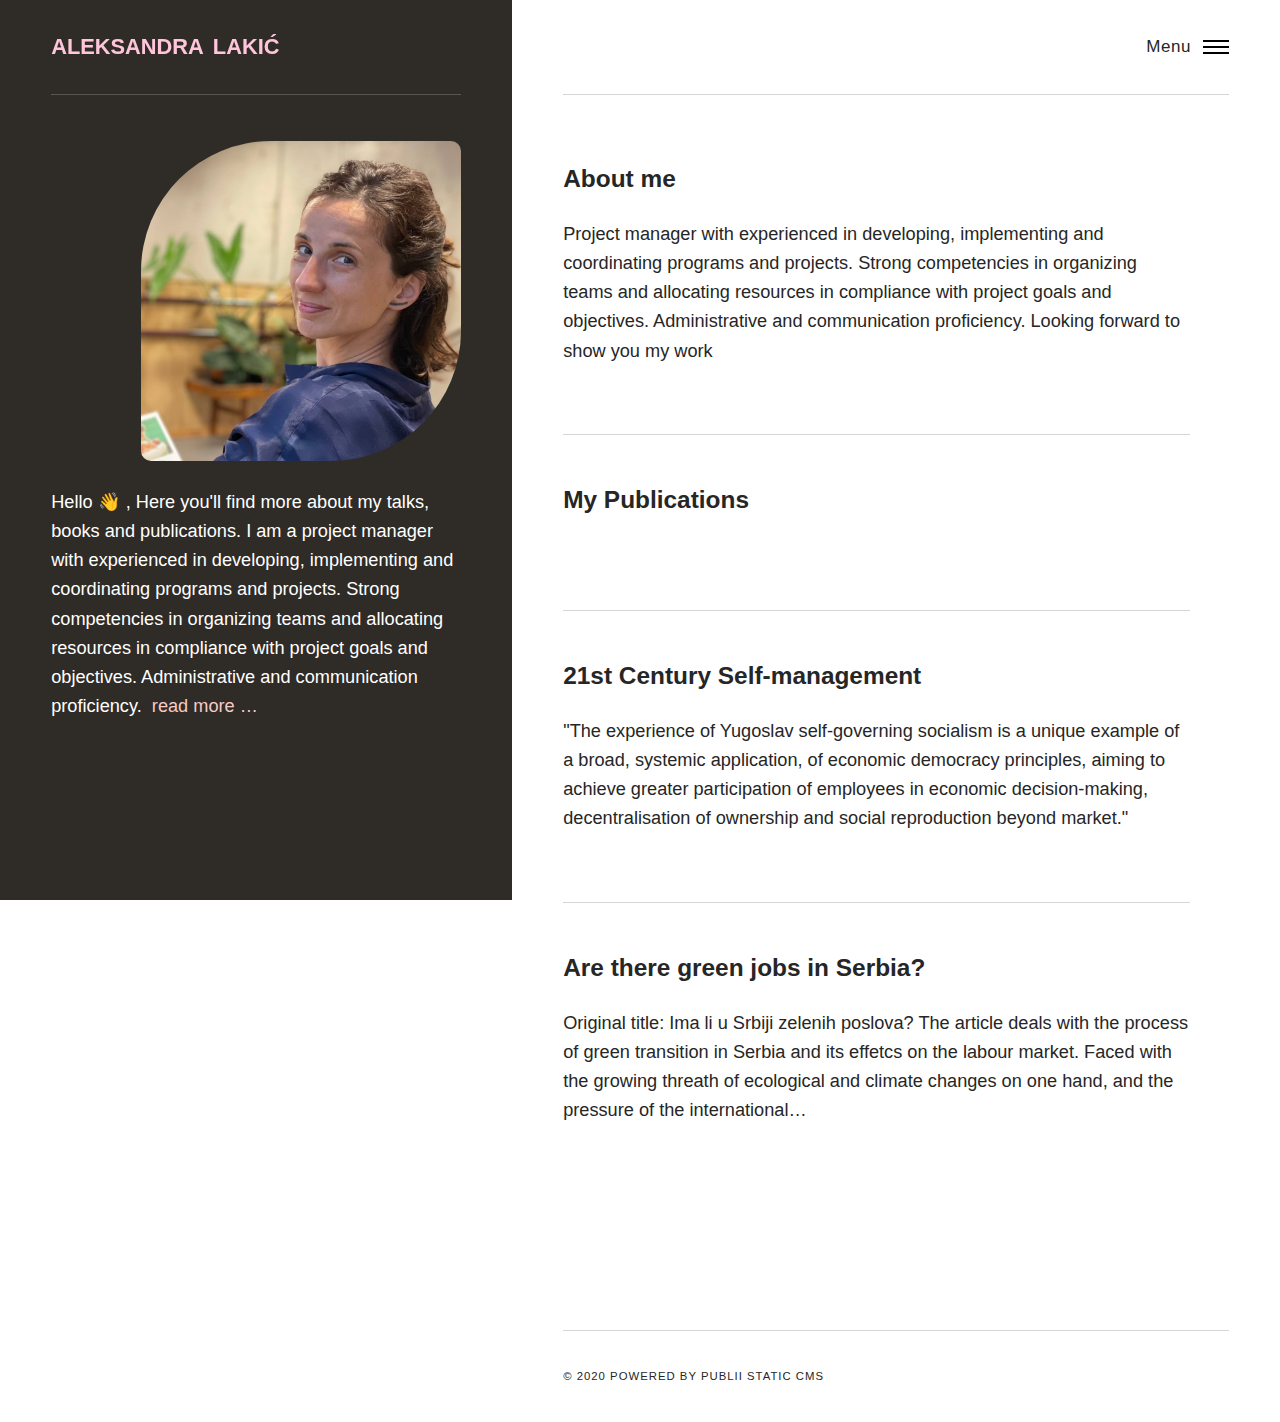
<file: index.html>
<!DOCTYPE html><html lang="en"><head><meta charset="utf-8"><meta http-equiv="X-UA-Compatible" content="IE=edge"><meta name="viewport" content="width=device-width,initial-scale=1"><title>Aleksandra</title><meta name="generator" content="Publii Open-Source CMS for Static Site"><link rel="canonical" href="https://alekslakic.github.io/me/"><link rel="alternate" type="application/atom+xml" href="https://alekslakic.github.io/me/feed.xml"><link rel="alternate" type="application/json" href="https://alekslakic.github.io/me/feed.json"><meta property="og:title" content="Aleksandra"><meta property="og:site_name" content="Aleksandra"><meta property="og:description" content=""><meta property="og:url" content="https://alekslakic.github.io/me/"><meta property="og:type" content="website"><style>:root{--body-font:-apple-system,BlinkMacSystemFont,"Segoe UI",Roboto,Oxygen,Ubuntu,Cantarell,"Fira Sans","Droid Sans","Helvetica Neue",Arial,sans-serif,"Apple Color Emoji","Segoe UI Emoji","Segoe UI Symbol";--heading-font:var(--body-font);--logo-font:var(--body-font);--menu-font:var(--body-font)}</style><link rel="stylesheet" href="https://alekslakic.github.io/me/assets/css/style.css?v=4151d8c3ea32267c9edd113ba95432c8"><script type="application/ld+json">{"@context":"http://schema.org","@type":"Organization","name":"Aleksandra","url":"https://alekslakic.github.io/me/"}</script></head><body><div class="container js-container"><nav class="menu"><ul class="navbar__menu"><li class="languages"><a href="https://alekslakic.github.io/sr/" target="_self">SR</a></li><li><a href="https://alekslakic.github.io/me/about-me.html" target="_self">About me</a></li><li><a href="https://alekslakic.github.io/me/tags/articles/" target="_self">Articles</a></li><li class="has-submenu"><a href="#" target="_self">Books and Publications</a><ul class="navbar__submenu"><li><a href="#" target="_self">Model of cooperative organizing according to the needs of independent workers</a></li><li><a href="#" target="_self">Second-class Workers: Forms of non-standard work in Serbia</a></li></ul></li><li><a href="#" target="_self">Talks and lectures</a></li><li><a href="#" target="_self">Contact me</a></li></ul></nav><div class="content"><header class="top"><div class="top__item"><a class="logo" href="https://alekslakic.github.io/me/">Aleksandra</a></div><div class="top__item top__item--right"><button class="menu-toggle js-menu-toggle" aria-label="Menu" aria-expanded="false"><span class="menu-toggle-box"><span class="menu-toggle-inner">Menu</span></span></button></div></header><main class="main"><div class="main__left"><figure class="hero"><img src="https://alekslakic.github.io/me/media/website/aleks4.jpeg" srcset="https://alekslakic.github.io/me/media/website/responsive/aleks4-xs.jpeg 300w, https://alekslakic.github.io/me/media/website/responsive/aleks4-sm.jpeg 480w, https://alekslakic.github.io/me/media/website/responsive/aleks4-md.jpeg 768w, https://alekslakic.github.io/me/media/website/responsive/aleks4-lg.jpeg 1024w, https://alekslakic.github.io/me/media/website/responsive/aleks4-xl.jpeg 1280w, https://alekslakic.github.io/me/media/website/responsive/aleks4-2xl.jpeg 1600w" sizes="(min-width: 61.3125em) 50vw, 100vw" loading="eager" width="1280" height="1280" alt=""></figure><header><p><img class="cv" src="aleks4.jpeg"></p><p>Hello 👋 , Here you'll find more about my talks, books and publications. I am a project manager with experienced in developing, implementing and coordinating programs and projects. Strong competencies in organizing teams and allocating resources in compliance with project goals and objectives. Administrative and communication proficiency.  <span style="color: #f8cac6;"><a href="about-me.html" style="color: #f8cac6;">read more …</a></span></p></header></div><div class="main__right feed"><div><article class="feed__item"><header><h2><a href="https://alekslakic.github.io/me/about-me.html">About me</a></h2><div class="post__meta"><time datetime="2022-05-26T17:15">May 26, 2022 </time>by <a href="https://alekslakic.github.io/me/authors/aleksandra-lakic/">Aleksandra Lakić</a></div></header><p>Project manager with experienced in developing, implementing and coordinating programs and projects. Strong competencies in organizing teams and allocating resources in compliance with project goals and objectives. Administrative and communication proficiency. Looking forward to show you my work</p></article><article class="feed__item"><header><h2><a href="https://alekslakic.github.io/me/my-publications.html">My Publications</a></h2><div class="post__meta"><time datetime="2022-05-26T16:14">May 26, 2022 </time>by <a href="https://alekslakic.github.io/me/authors/aleksandra-lakic/">Aleksandra Lakić</a></div></header><p></p></article><article class="feed__item"><header><h2><a href="https://alekslakic.github.io/me/21st-century-self-management.html">21st Century Self-management</a></h2><div class="post__meta"><time datetime="2022-05-23T21:13">May 23, 2022 </time>by <a href="https://alekslakic.github.io/me/authors/aleksandra-lakic/">Aleksandra Lakić</a></div></header><p>"The experience of Yugoslav self-governing socialism is a unique example of a broad, systemic application, of economic democracy principles, aiming to achieve greater participation of employees in economic decision-making, decentralisation of ownership and social reproduction beyond market."&nbsp;</p></article><article class="feed__item"><header><h2><a href="https://alekslakic.github.io/me/green-jobs-in-serbia.html">Are there green jobs in Serbia?</a></h2><div class="post__meta"><time datetime="2018-05-26T17:09">May 26, 2018 </time>by <a href="https://alekslakic.github.io/me/authors/aleksandra-lakic/">Aleksandra Lakić</a></div></header><p>Original title: Ima li u Srbiji zelenih poslova? The article deals with the process of green transition in Serbia and its effetcs on the labour market. Faced with the growing threath of ecological and climate changes on one hand, and the pressure of the international&hellip;</p></article></div></div></main><footer class="footer"><div class="footer__copyright">&copy; 2020 Powered by Publii Static CMS</div></footer></div></div><script defer="defer" src="https://alekslakic.github.io/me/assets/js/scripts.min.js?v=babd20e2a0a25821e63a0529c9feaae0"></script><script>var images = document.querySelectorAll('img[loading]');

        for (var i = 0; i < images.length; i++) {
            if (images[i].complete) {
                images[i].classList.add('is-loaded');
            } else {
                images[i].addEventListener('load', function () {
                    this.classList.add('is-loaded');
                }, false);
            }
        }</script></body></html>
</file>
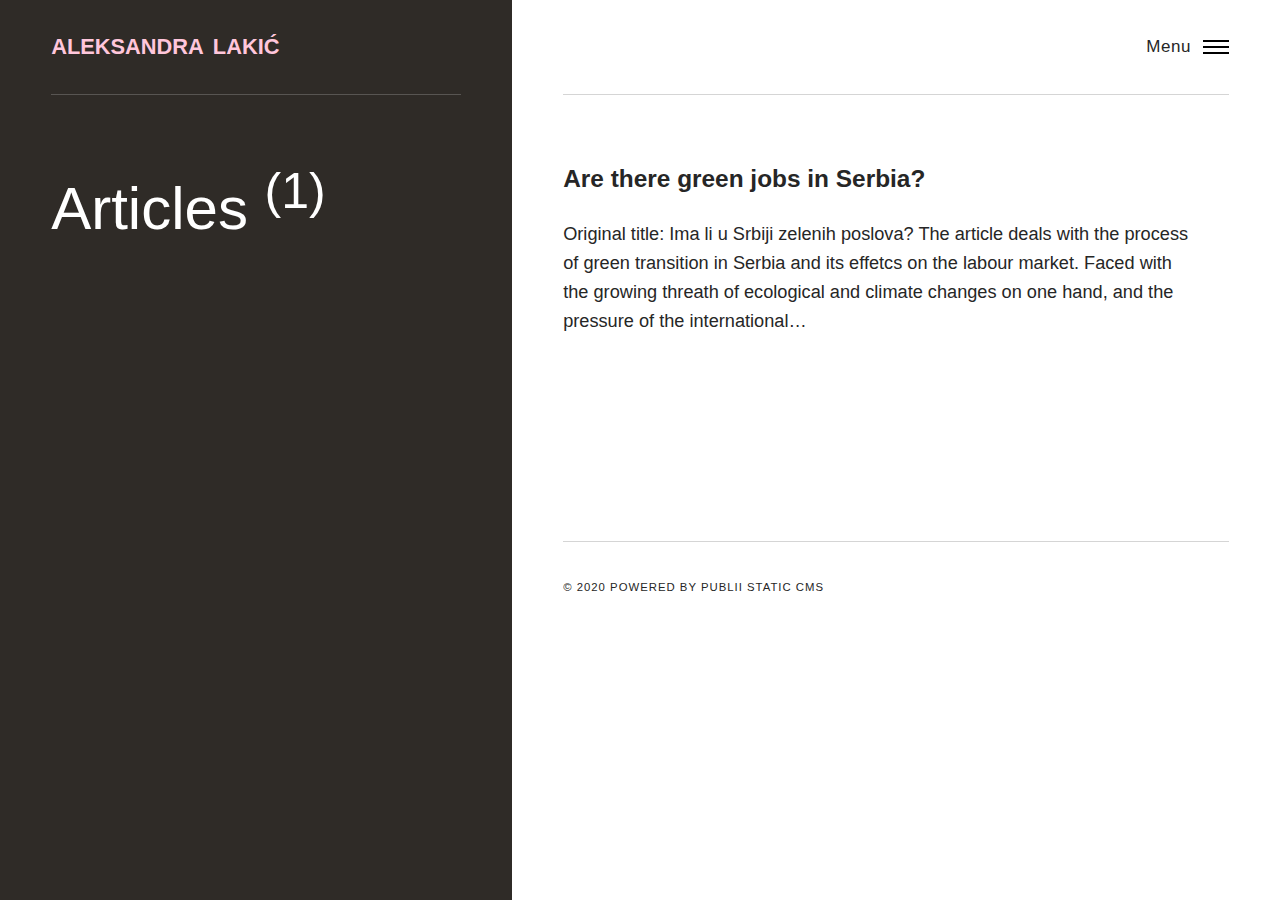
<file: tags/articles/index.html>
<!DOCTYPE html><html lang="en"><head><meta charset="utf-8"><meta http-equiv="X-UA-Compatible" content="IE=edge"><meta name="viewport" content="width=device-width,initial-scale=1"><title>Tag: Articles - Aleksandra</title><meta name="robots" content="noindex, follow"><meta name="generator" content="Publii Open-Source CMS for Static Site"><link rel="alternate" type="application/atom+xml" href="https://alekslakic.github.io/me/feed.xml"><link rel="alternate" type="application/json" href="https://alekslakic.github.io/me/feed.json"><meta property="og:title" content="Articles"><meta property="og:site_name" content="Aleksandra"><meta property="og:description" content=""><meta property="og:url" content="https://alekslakic.github.io/me/tags/articles/"><meta property="og:type" content="website"><style>:root{--body-font:-apple-system,BlinkMacSystemFont,"Segoe UI",Roboto,Oxygen,Ubuntu,Cantarell,"Fira Sans","Droid Sans","Helvetica Neue",Arial,sans-serif,"Apple Color Emoji","Segoe UI Emoji","Segoe UI Symbol";--heading-font:var(--body-font);--logo-font:var(--body-font);--menu-font:var(--body-font)}</style><link rel="stylesheet" href="https://alekslakic.github.io/me/assets/css/style.css?v=4151d8c3ea32267c9edd113ba95432c8"><script type="application/ld+json">{"@context":"http://schema.org","@type":"Organization","name":"Aleksandra","url":"https://alekslakic.github.io/me/"}</script></head><body><div class="container js-container"><nav class="menu"><ul class="navbar__menu"><li class="languages"><a href="https://alekslakic.github.io/sr/" target="_self">SR</a></li><li><a href="https://alekslakic.github.io/me/about-me.html" target="_self">About me</a></li><li class="active"><a href="https://alekslakic.github.io/me/tags/articles/" target="_self">Articles</a></li><li class="has-submenu"><a href="#" target="_self">Books and Publications</a><ul class="navbar__submenu"><li><a href="#" target="_self">Model of cooperative organizing according to the needs of independent workers</a></li><li><a href="#" target="_self">Second-class Workers: Forms of non-standard work in Serbia</a></li></ul></li><li><a href="#" target="_self">Talks and lectures</a></li><li><a href="#" target="_self">Contact me</a></li></ul></nav><div class="content"><header class="top"><div class="top__item"><a class="logo" href="https://alekslakic.github.io/me/">Aleksandra</a></div><div class="top__item top__item--right"><button class="menu-toggle js-menu-toggle" aria-label="Menu" aria-expanded="false"><span class="menu-toggle-box"><span class="menu-toggle-inner">Menu</span></span></button></div></header><main class="main"><div class="main__left"><figure class="hero"><img src="https://alekslakic.github.io/me/media/website/aleks4.jpeg" srcset="https://alekslakic.github.io/me/media/website/responsive/aleks4-xs.jpeg 300w, https://alekslakic.github.io/me/media/website/responsive/aleks4-sm.jpeg 480w, https://alekslakic.github.io/me/media/website/responsive/aleks4-md.jpeg 768w, https://alekslakic.github.io/me/media/website/responsive/aleks4-lg.jpeg 1024w, https://alekslakic.github.io/me/media/website/responsive/aleks4-xl.jpeg 1280w, https://alekslakic.github.io/me/media/website/responsive/aleks4-2xl.jpeg 1600w" sizes="(min-width: 61.3125em) 50vw, 100vw" loading="eager" width="1280" height="1280" alt=""></figure><header><h1>Articles <sup>(1)</sup></h1></header></div><div class="main__right feed tag"><div><article class="feed__item"><header><h2><a href="https://alekslakic.github.io/me/green-jobs-in-serbia.html">Are there green jobs in Serbia?</a></h2><div class="post__meta"><time datetime="2018-05-26T17:09">May 26, 2018 </time>by <a href="https://alekslakic.github.io/me/authors/aleksandra-lakic/">Aleksandra Lakić</a></div></header><p>Original title: Ima li u Srbiji zelenih poslova? The article deals with the process of green transition in Serbia and its effetcs on the labour market. Faced with the growing threath of ecological and climate changes on one hand, and the pressure of the international&hellip;</p></article></div></div></main><footer class="footer"><div class="footer__copyright">&copy; 2020 Powered by Publii Static CMS</div></footer></div></div><script defer="defer" src="https://alekslakic.github.io/me/assets/js/scripts.min.js?v=babd20e2a0a25821e63a0529c9feaae0"></script><script>var images = document.querySelectorAll('img[loading]');

        for (var i = 0; i < images.length; i++) {
            if (images[i].complete) {
                images[i].classList.add('is-loaded');
            } else {
                images[i].addEventListener('load', function () {
                    this.classList.add('is-loaded');
                }, false);
            }
        }</script></body></html>
</file>
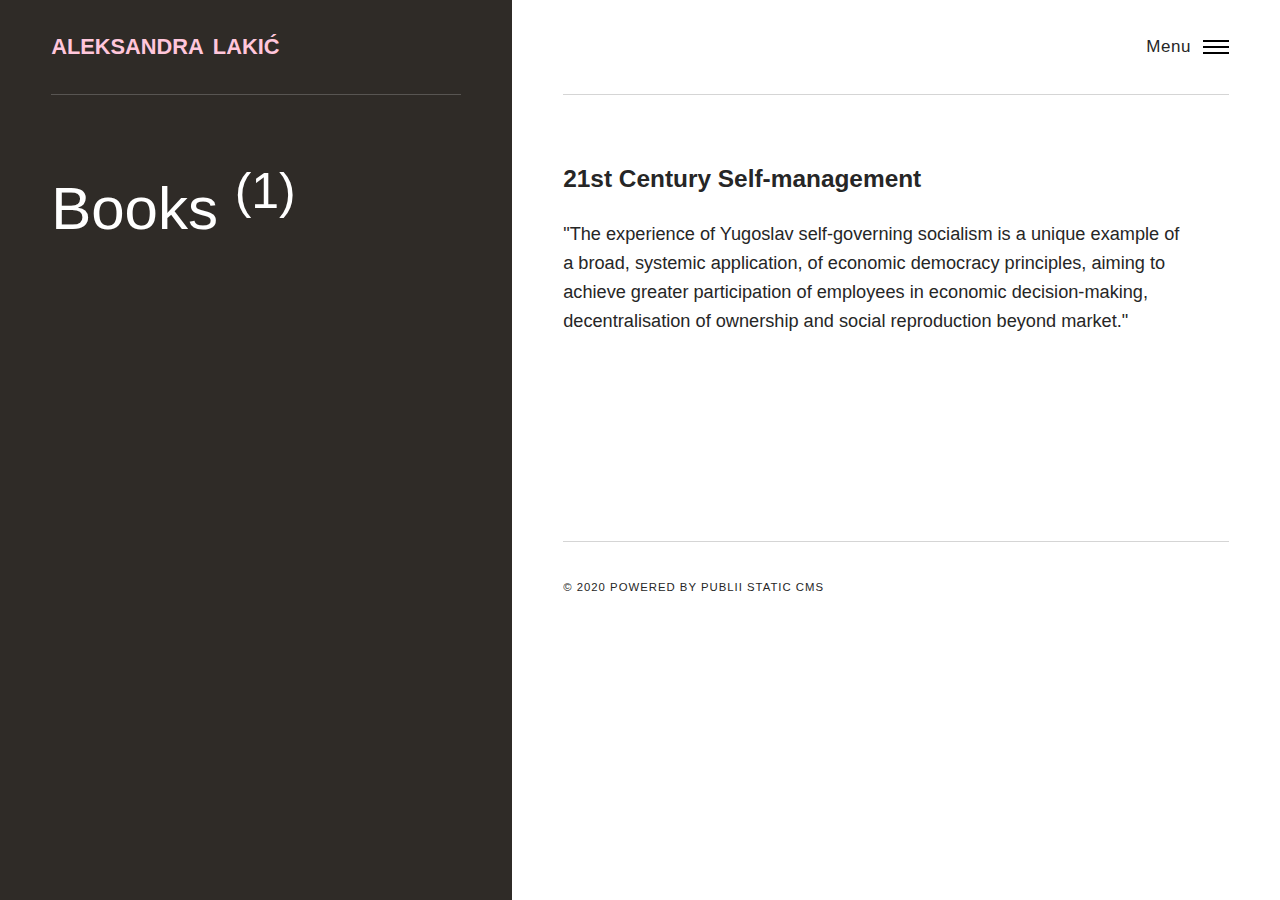
<file: tags/books/index.html>
<!DOCTYPE html><html lang="en"><head><meta charset="utf-8"><meta http-equiv="X-UA-Compatible" content="IE=edge"><meta name="viewport" content="width=device-width,initial-scale=1"><title>Tag: Books - Aleksandra</title><meta name="robots" content="noindex, follow"><meta name="generator" content="Publii Open-Source CMS for Static Site"><link rel="alternate" type="application/atom+xml" href="https://alekslakic.github.io/me/feed.xml"><link rel="alternate" type="application/json" href="https://alekslakic.github.io/me/feed.json"><meta property="og:title" content="Books"><meta property="og:site_name" content="Aleksandra"><meta property="og:description" content=""><meta property="og:url" content="https://alekslakic.github.io/me/tags/books/"><meta property="og:type" content="website"><style>:root{--body-font:-apple-system,BlinkMacSystemFont,"Segoe UI",Roboto,Oxygen,Ubuntu,Cantarell,"Fira Sans","Droid Sans","Helvetica Neue",Arial,sans-serif,"Apple Color Emoji","Segoe UI Emoji","Segoe UI Symbol";--heading-font:var(--body-font);--logo-font:var(--body-font);--menu-font:var(--body-font)}</style><link rel="stylesheet" href="https://alekslakic.github.io/me/assets/css/style.css?v=4151d8c3ea32267c9edd113ba95432c8"><script type="application/ld+json">{"@context":"http://schema.org","@type":"Organization","name":"Aleksandra","url":"https://alekslakic.github.io/me/"}</script></head><body><div class="container js-container"><nav class="menu"><ul class="navbar__menu"><li class="languages"><a href="https://alekslakic.github.io/sr/" target="_self">SR</a></li><li><a href="https://alekslakic.github.io/me/about-me.html" target="_self">About me</a></li><li><a href="https://alekslakic.github.io/me/tags/articles/" target="_self">Articles</a></li><li class="has-submenu"><a href="#" target="_self">Books and Publications</a><ul class="navbar__submenu"><li><a href="#" target="_self">Model of cooperative organizing according to the needs of independent workers</a></li><li><a href="#" target="_self">Second-class Workers: Forms of non-standard work in Serbia</a></li></ul></li><li><a href="#" target="_self">Talks and lectures</a></li><li><a href="#" target="_self">Contact me</a></li></ul></nav><div class="content"><header class="top"><div class="top__item"><a class="logo" href="https://alekslakic.github.io/me/">Aleksandra</a></div><div class="top__item top__item--right"><button class="menu-toggle js-menu-toggle" aria-label="Menu" aria-expanded="false"><span class="menu-toggle-box"><span class="menu-toggle-inner">Menu</span></span></button></div></header><main class="main"><div class="main__left"><figure class="hero"><img src="https://alekslakic.github.io/me/media/website/aleks4.jpeg" srcset="https://alekslakic.github.io/me/media/website/responsive/aleks4-xs.jpeg 300w, https://alekslakic.github.io/me/media/website/responsive/aleks4-sm.jpeg 480w, https://alekslakic.github.io/me/media/website/responsive/aleks4-md.jpeg 768w, https://alekslakic.github.io/me/media/website/responsive/aleks4-lg.jpeg 1024w, https://alekslakic.github.io/me/media/website/responsive/aleks4-xl.jpeg 1280w, https://alekslakic.github.io/me/media/website/responsive/aleks4-2xl.jpeg 1600w" sizes="(min-width: 61.3125em) 50vw, 100vw" loading="eager" width="1280" height="1280" alt=""></figure><header><h1>Books <sup>(1)</sup></h1></header></div><div class="main__right feed tag"><div><article class="feed__item"><header><h2><a href="https://alekslakic.github.io/me/21st-century-self-management.html">21st Century Self-management</a></h2><div class="post__meta"><time datetime="2022-05-23T21:13">May 23, 2022 </time>by <a href="https://alekslakic.github.io/me/authors/aleksandra-lakic/">Aleksandra Lakić</a></div></header><p>"The experience of Yugoslav self-governing socialism is a unique example of a broad, systemic application, of economic democracy principles, aiming to achieve greater participation of employees in economic decision-making, decentralisation of ownership and social reproduction beyond market."&nbsp;</p></article></div></div></main><footer class="footer"><div class="footer__copyright">&copy; 2020 Powered by Publii Static CMS</div></footer></div></div><script defer="defer" src="https://alekslakic.github.io/me/assets/js/scripts.min.js?v=babd20e2a0a25821e63a0529c9feaae0"></script><script>var images = document.querySelectorAll('img[loading]');

        for (var i = 0; i < images.length; i++) {
            if (images[i].complete) {
                images[i].classList.add('is-loaded');
            } else {
                images[i].addEventListener('load', function () {
                    this.classList.add('is-loaded');
                }, false);
            }
        }</script></body></html>
</file>
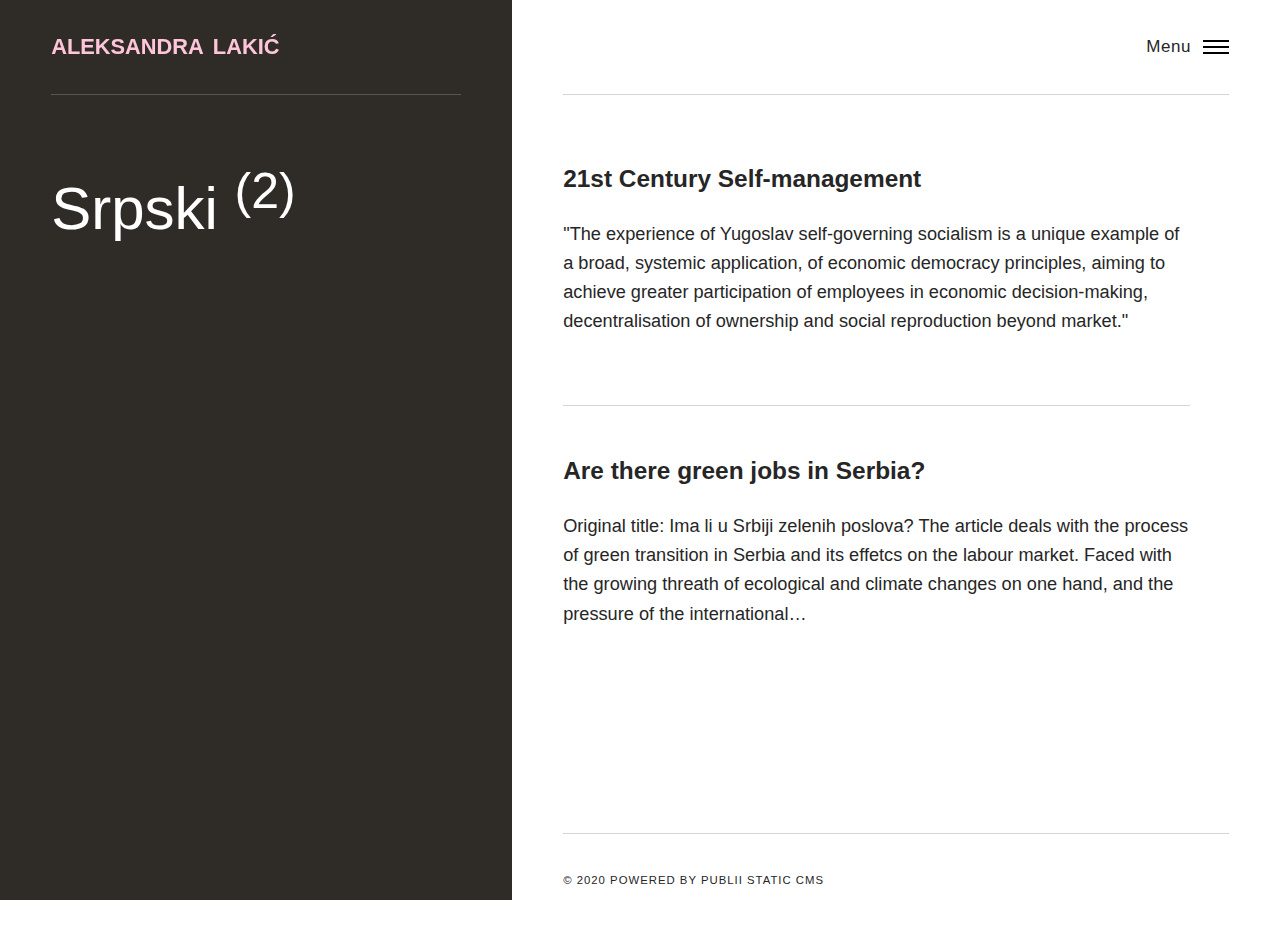
<file: tags/srpski/index.html>
<!DOCTYPE html><html lang="en"><head><meta charset="utf-8"><meta http-equiv="X-UA-Compatible" content="IE=edge"><meta name="viewport" content="width=device-width,initial-scale=1"><title>Tag: Srpski - Aleksandra</title><meta name="robots" content="noindex, follow"><meta name="generator" content="Publii Open-Source CMS for Static Site"><link rel="alternate" type="application/atom+xml" href="https://alekslakic.github.io/me/feed.xml"><link rel="alternate" type="application/json" href="https://alekslakic.github.io/me/feed.json"><meta property="og:title" content="Srpski"><meta property="og:site_name" content="Aleksandra"><meta property="og:description" content=""><meta property="og:url" content="https://alekslakic.github.io/me/tags/srpski/"><meta property="og:type" content="website"><style>:root{--body-font:-apple-system,BlinkMacSystemFont,"Segoe UI",Roboto,Oxygen,Ubuntu,Cantarell,"Fira Sans","Droid Sans","Helvetica Neue",Arial,sans-serif,"Apple Color Emoji","Segoe UI Emoji","Segoe UI Symbol";--heading-font:var(--body-font);--logo-font:var(--body-font);--menu-font:var(--body-font)}</style><link rel="stylesheet" href="https://alekslakic.github.io/me/assets/css/style.css?v=4151d8c3ea32267c9edd113ba95432c8"><script type="application/ld+json">{"@context":"http://schema.org","@type":"Organization","name":"Aleksandra","url":"https://alekslakic.github.io/me/"}</script></head><body><div class="container js-container"><nav class="menu"><ul class="navbar__menu"><li class="languages"><a href="https://alekslakic.github.io/sr/" target="_self">SR</a></li><li><a href="https://alekslakic.github.io/me/about-me.html" target="_self">About me</a></li><li><a href="https://alekslakic.github.io/me/tags/articles/" target="_self">Articles</a></li><li class="has-submenu"><a href="#" target="_self">Books and Publications</a><ul class="navbar__submenu"><li><a href="#" target="_self">Model of cooperative organizing according to the needs of independent workers</a></li><li><a href="#" target="_self">Second-class Workers: Forms of non-standard work in Serbia</a></li></ul></li><li><a href="#" target="_self">Talks and lectures</a></li><li><a href="#" target="_self">Contact me</a></li></ul></nav><div class="content"><header class="top"><div class="top__item"><a class="logo" href="https://alekslakic.github.io/me/">Aleksandra</a></div><div class="top__item top__item--right"><button class="menu-toggle js-menu-toggle" aria-label="Menu" aria-expanded="false"><span class="menu-toggle-box"><span class="menu-toggle-inner">Menu</span></span></button></div></header><main class="main"><div class="main__left"><figure class="hero"><img src="https://alekslakic.github.io/me/media/website/aleks4.jpeg" srcset="https://alekslakic.github.io/me/media/website/responsive/aleks4-xs.jpeg 300w, https://alekslakic.github.io/me/media/website/responsive/aleks4-sm.jpeg 480w, https://alekslakic.github.io/me/media/website/responsive/aleks4-md.jpeg 768w, https://alekslakic.github.io/me/media/website/responsive/aleks4-lg.jpeg 1024w, https://alekslakic.github.io/me/media/website/responsive/aleks4-xl.jpeg 1280w, https://alekslakic.github.io/me/media/website/responsive/aleks4-2xl.jpeg 1600w" sizes="(min-width: 61.3125em) 50vw, 100vw" loading="eager" width="1280" height="1280" alt=""></figure><header><h1>Srpski <sup>(2)</sup></h1></header></div><div class="main__right feed tag"><div><article class="feed__item"><header><h2><a href="https://alekslakic.github.io/me/21st-century-self-management.html">21st Century Self-management</a></h2><div class="post__meta"><time datetime="2022-05-23T21:13">May 23, 2022 </time>by <a href="https://alekslakic.github.io/me/authors/aleksandra-lakic/">Aleksandra Lakić</a></div></header><p>"The experience of Yugoslav self-governing socialism is a unique example of a broad, systemic application, of economic democracy principles, aiming to achieve greater participation of employees in economic decision-making, decentralisation of ownership and social reproduction beyond market."&nbsp;</p></article><article class="feed__item"><header><h2><a href="https://alekslakic.github.io/me/green-jobs-in-serbia.html">Are there green jobs in Serbia?</a></h2><div class="post__meta"><time datetime="2018-05-26T17:09">May 26, 2018 </time>by <a href="https://alekslakic.github.io/me/authors/aleksandra-lakic/">Aleksandra Lakić</a></div></header><p>Original title: Ima li u Srbiji zelenih poslova? The article deals with the process of green transition in Serbia and its effetcs on the labour market. Faced with the growing threath of ecological and climate changes on one hand, and the pressure of the international&hellip;</p></article></div></div></main><footer class="footer"><div class="footer__copyright">&copy; 2020 Powered by Publii Static CMS</div></footer></div></div><script defer="defer" src="https://alekslakic.github.io/me/assets/js/scripts.min.js?v=babd20e2a0a25821e63a0529c9feaae0"></script><script>var images = document.querySelectorAll('img[loading]');

        for (var i = 0; i < images.length; i++) {
            if (images[i].complete) {
                images[i].classList.add('is-loaded');
            } else {
                images[i].addEventListener('load', function () {
                    this.classList.add('is-loaded');
                }, false);
            }
        }</script></body></html>
</file>
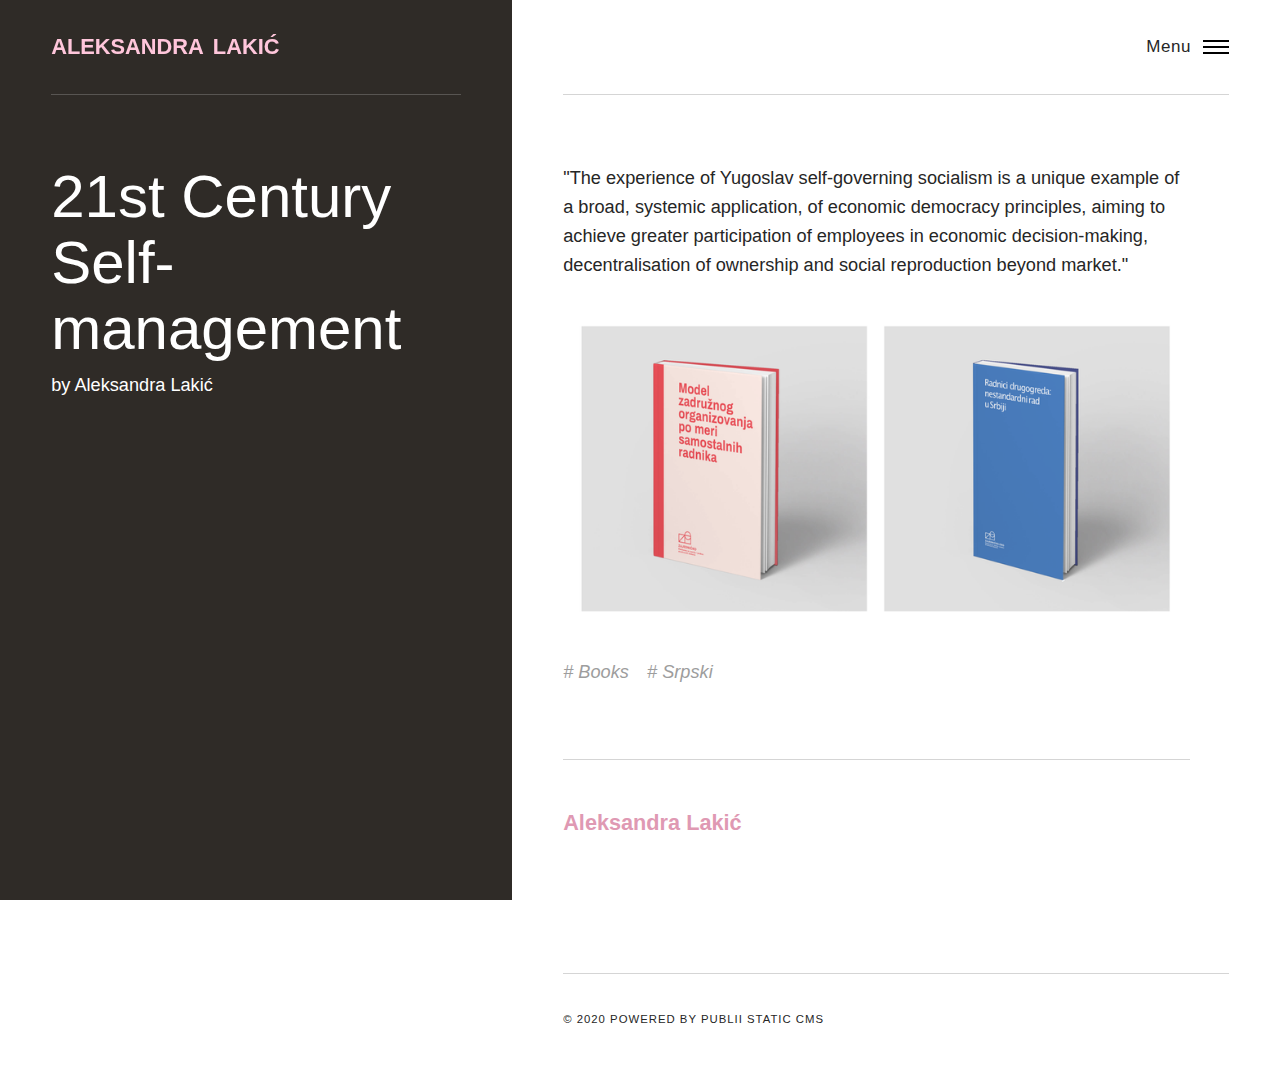
<file: 21st-century-self-management.html>
<!DOCTYPE html><html lang="en"><head><meta charset="utf-8"><meta http-equiv="X-UA-Compatible" content="IE=edge"><meta name="viewport" content="width=device-width,initial-scale=1"><title>21st Century Self-management - Aleksandra</title><meta name="description" content="'The experience of Yugoslav self-governing socialism is a unique example of a broad, systemic application, of economic democracy principles, aiming to achieve greater participation of employees in economic decision-making, decentralisation of ownership and social reproduction beyond market.'&nbsp;"><meta name="generator" content="Publii Open-Source CMS for Static Site"><link rel="canonical" href="https://alekslakic.github.io/me/21st-century-self-management.html"><link rel="alternate" type="application/atom+xml" href="https://alekslakic.github.io/me/feed.xml"><link rel="alternate" type="application/json" href="https://alekslakic.github.io/me/feed.json"><meta property="og:title" content="21st Century Self-management"><meta property="og:site_name" content="Aleksandra"><meta property="og:description" content="'The experience of Yugoslav self-governing socialism is a unique example of a broad, systemic application, of economic democracy principles, aiming to achieve greater participation of employees in economic decision-making, decentralisation of ownership and social reproduction beyond market.'&nbsp;"><meta property="og:url" content="https://alekslakic.github.io/me/21st-century-self-management.html"><meta property="og:type" content="article"><style>:root{--body-font:-apple-system,BlinkMacSystemFont,"Segoe UI",Roboto,Oxygen,Ubuntu,Cantarell,"Fira Sans","Droid Sans","Helvetica Neue",Arial,sans-serif,"Apple Color Emoji","Segoe UI Emoji","Segoe UI Symbol";--heading-font:var(--body-font);--logo-font:var(--body-font);--menu-font:var(--body-font)}</style><link rel="stylesheet" href="https://alekslakic.github.io/me/assets/css/style.css?v=4151d8c3ea32267c9edd113ba95432c8"><script type="application/ld+json">{"@context":"http://schema.org","@type":"Article","mainEntityOfPage":{"@type":"WebPage","@id":"https://alekslakic.github.io/me/21st-century-self-management.html"},"headline":"21st Century Self-management","datePublished":"2022-05-23T21:13","dateModified":"2022-05-27T17:43","description":"'The experience of Yugoslav self-governing socialism is a unique example of a broad, systemic application, of economic democracy principles, aiming to achieve greater participation of employees in economic decision-making, decentralisation of ownership and social reproduction beyond market.'&nbsp;","author":{"@type":"Person","name":"Aleksandra Lakić","url":"https://alekslakic.github.io/me/authors/aleksandra-lakic/"},"publisher":{"@type":"Organization","name":"Aleksandra Lakić"}}</script></head><body><div class="container js-container"><nav class="menu"><ul class="navbar__menu"><li class="languages"><a href="https://alekslakic.github.io/sr/" target="_self">SR</a></li><li><a href="https://alekslakic.github.io/me/about-me.html" target="_self">About me</a></li><li><a href="https://alekslakic.github.io/me/tags/articles/" target="_self">Articles</a></li><li class="has-submenu"><a href="#" target="_self">Books and Publications</a><ul class="navbar__submenu"><li><a href="#" target="_self">Model of cooperative organizing according to the needs of independent workers</a></li><li><a href="#" target="_self">Second-class Workers: Forms of non-standard work in Serbia</a></li></ul></li><li><a href="#" target="_self">Talks and lectures</a></li><li><a href="#" target="_self">Contact me</a></li></ul></nav><div class="content"><header class="top"><div class="top__item"><a class="logo" href="https://alekslakic.github.io/me/">Aleksandra</a></div><div class="top__item top__item--right"><button class="menu-toggle js-menu-toggle" aria-label="Menu" aria-expanded="false"><span class="menu-toggle-box"><span class="menu-toggle-inner">Menu</span></span></button></div></header><main class="main"><article class="post"><div class="main__left"><figure class="hero"><img src="https://alekslakic.github.io/me/media/website/aleks4.jpeg" srcset="https://alekslakic.github.io/me/media/website/responsive/aleks4-xs.jpeg 300w, https://alekslakic.github.io/me/media/website/responsive/aleks4-sm.jpeg 480w, https://alekslakic.github.io/me/media/website/responsive/aleks4-md.jpeg 768w, https://alekslakic.github.io/me/media/website/responsive/aleks4-lg.jpeg 1024w, https://alekslakic.github.io/me/media/website/responsive/aleks4-xl.jpeg 1280w, https://alekslakic.github.io/me/media/website/responsive/aleks4-2xl.jpeg 1600w" sizes="(min-width: 61.3125em) 50vw, 100vw" loading="eager" width="1280" height="1280" alt=""></figure><header><h1>21st Century Self-management</h1><p>by <a href="https://alekslakic.github.io/me/authors/aleksandra-lakic/" rel="author" title="Aleksandra Lakić">Aleksandra Lakić</a></p></header></div><div class="main__right"><div class="post__entry"><p>"The experience of Yugoslav self-governing socialism is a unique example of a broad, systemic application, of economic democracy principles, aiming to achieve greater participation of employees in economic decision-making, decentralisation of ownership and social reproduction beyond market."&nbsp;</p><figure class="post__image post__image--center"><img loading="lazy" src="https://alekslakic.github.io/me/media/posts/1/2knjige-2.png" sizes="(min-width: 61.3125em) 50vw, 100vw" srcset="https://alekslakic.github.io/me/media/posts/1/responsive/2knjige-2-xs.png 300w, https://alekslakic.github.io/me/media/posts/1/responsive/2knjige-2-sm.png 480w, https://alekslakic.github.io/me/media/posts/1/responsive/2knjige-2-md.png 768w" height="1679" width="3258" alt=""></figure><footer><div class="post__tag-share"><ul class="post__tag"><li><a href="https://alekslakic.github.io/me/tags/books/">Books</a></li><li><a href="https://alekslakic.github.io/me/tags/srpski/">Srpski</a></li></ul><div class="post__share"></div></div><div class="post__bio"><h3><a href="https://alekslakic.github.io/me/authors/aleksandra-lakic/" title="Aleksandra Lakić">Aleksandra Lakić</a></h3></div></footer></div></div></article></main><footer class="footer"><div class="footer__copyright">&copy; 2020 Powered by Publii Static CMS</div></footer></div></div><script defer="defer" src="https://alekslakic.github.io/me/assets/js/scripts.min.js?v=babd20e2a0a25821e63a0529c9feaae0"></script><script>var images = document.querySelectorAll('img[loading]');
   
           for (var i = 0; i < images.length; i++) {
               if (images[i].complete) {
                   images[i].classList.add('is-loaded');
               } else {
                   images[i].addEventListener('load', function () {
                       this.classList.add('is-loaded');
                   }, false);
               }
           }</script></body></html>
</file>
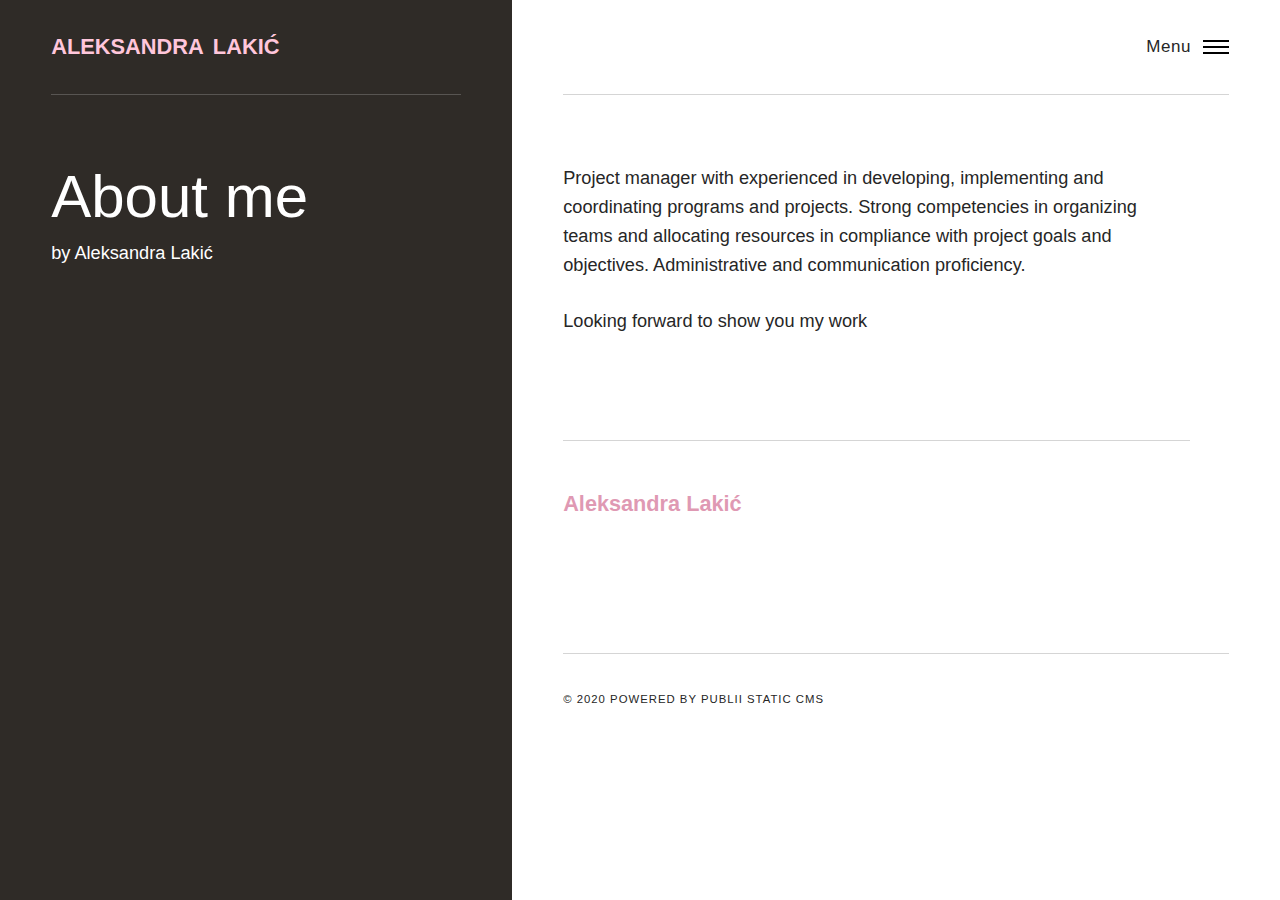
<file: about-me.html>
<!DOCTYPE html><html lang="en"><head><meta charset="utf-8"><meta http-equiv="X-UA-Compatible" content="IE=edge"><meta name="viewport" content="width=device-width,initial-scale=1"><title>About me - Aleksandra</title><meta name="description" content="Project manager with 3+ year of experience in developing, implementing and coordinating programs and projects. Strong competencies in organizing teams and allocating resources in compliance with project goals and objectives. Administrative and communication proficiency. "><meta name="generator" content="Publii Open-Source CMS for Static Site"><link rel="canonical" href="https://alekslakic.github.io/me/about-me.html"><link rel="alternate" type="application/atom+xml" href="https://alekslakic.github.io/me/feed.xml"><link rel="alternate" type="application/json" href="https://alekslakic.github.io/me/feed.json"><meta property="og:title" content="About me"><meta property="og:image" content="https://alekslakic.github.io/me/media/posts/4/aleks4.jpeg"><meta property="og:site_name" content="Aleksandra"><meta property="og:description" content="Project manager with 3+ year of experience in developing, implementing and coordinating programs and projects. Strong competencies in organizing teams and allocating resources in compliance with project goals and objectives. Administrative and communication proficiency. "><meta property="og:url" content="https://alekslakic.github.io/me/about-me.html"><meta property="og:type" content="article"><style>:root{--body-font:-apple-system,BlinkMacSystemFont,"Segoe UI",Roboto,Oxygen,Ubuntu,Cantarell,"Fira Sans","Droid Sans","Helvetica Neue",Arial,sans-serif,"Apple Color Emoji","Segoe UI Emoji","Segoe UI Symbol";--heading-font:var(--body-font);--logo-font:var(--body-font);--menu-font:var(--body-font)}</style><link rel="stylesheet" href="https://alekslakic.github.io/me/assets/css/style.css?v=4151d8c3ea32267c9edd113ba95432c8"><script type="application/ld+json">{"@context":"http://schema.org","@type":"Article","mainEntityOfPage":{"@type":"WebPage","@id":"https://alekslakic.github.io/me/about-me.html"},"headline":"About me","datePublished":"2022-05-26T17:15","dateModified":"2022-11-08T19:34","image":{"@type":"ImageObject","url":"https://alekslakic.github.io/me/media/posts/4/aleks4.jpeg","height":1280,"width":1280},"description":"Project manager with 3+ year of experience in developing, implementing and coordinating programs and projects. Strong competencies in organizing teams and allocating resources in compliance with project goals and objectives. Administrative and communication proficiency. ","author":{"@type":"Person","name":"Aleksandra Lakić","url":"https://alekslakic.github.io/me/authors/aleksandra-lakic/"},"publisher":{"@type":"Organization","name":"Aleksandra Lakić"}}</script></head><body><div class="container js-container"><nav class="menu"><ul class="navbar__menu"><li class="languages"><a href="https://alekslakic.github.io/sr/" target="_self">SR</a></li><li class="active"><a href="https://alekslakic.github.io/me/about-me.html" target="_self">About me</a></li><li><a href="https://alekslakic.github.io/me/tags/articles/" target="_self">Articles</a></li><li class="has-submenu"><a href="#" target="_self">Books and Publications</a><ul class="navbar__submenu"><li><a href="#" target="_self">Model of cooperative organizing according to the needs of independent workers</a></li><li><a href="#" target="_self">Second-class Workers: Forms of non-standard work in Serbia</a></li></ul></li><li><a href="#" target="_self">Talks and lectures</a></li><li><a href="#" target="_self">Contact me</a></li></ul></nav><div class="content"><header class="top"><div class="top__item"><a class="logo" href="https://alekslakic.github.io/me/">Aleksandra</a></div><div class="top__item top__item--right"><button class="menu-toggle js-menu-toggle" aria-label="Menu" aria-expanded="false"><span class="menu-toggle-box"><span class="menu-toggle-inner">Menu</span></span></button></div></header><main class="main"><article class="post"><div class="main__left"><figure class="hero"><img src="https://alekslakic.github.io/me/media/posts/4/aleks4.jpeg" srcset="https://alekslakic.github.io/me/media/posts/4/responsive/aleks4-xs.jpeg 300w, https://alekslakic.github.io/me/media/posts/4/responsive/aleks4-sm.jpeg 480w, https://alekslakic.github.io/me/media/posts/4/responsive/aleks4-md.jpeg 768w, https://alekslakic.github.io/me/media/posts/4/responsive/aleks4-lg.jpeg 1024w, https://alekslakic.github.io/me/media/posts/4/responsive/aleks4-xl.jpeg 1280w, https://alekslakic.github.io/me/media/posts/4/responsive/aleks4-2xl.jpeg 1600w" sizes="(min-width: 61.3125em) 50vw, 100vw" loading="eager" height="1280" width="1280" alt=""></figure><header><h1>About me</h1><p>by <a href="https://alekslakic.github.io/me/authors/aleksandra-lakic/" rel="author" title="Aleksandra Lakić">Aleksandra Lakić</a></p></header></div><div class="main__right"><div class="post__entry"><p>Project manager with experienced in developing, implementing and coordinating programs and projects. Strong competencies in organizing teams and allocating resources in compliance with project goals and objectives. Administrative and communication proficiency. </p><p>Looking forward to show you my work</p><footer><div class="post__tag-share"><div class="post__share"></div></div><div class="post__bio"><h3><a href="https://alekslakic.github.io/me/authors/aleksandra-lakic/" title="Aleksandra Lakić">Aleksandra Lakić</a></h3></div></footer></div></div></article></main><footer class="footer"><div class="footer__copyright">&copy; 2020 Powered by Publii Static CMS</div></footer></div></div><script defer="defer" src="https://alekslakic.github.io/me/assets/js/scripts.min.js?v=babd20e2a0a25821e63a0529c9feaae0"></script><script>var images = document.querySelectorAll('img[loading]');
   
           for (var i = 0; i < images.length; i++) {
               if (images[i].complete) {
                   images[i].classList.add('is-loaded');
               } else {
                   images[i].addEventListener('load', function () {
                       this.classList.add('is-loaded');
                   }, false);
               }
           }</script></body></html>
</file>
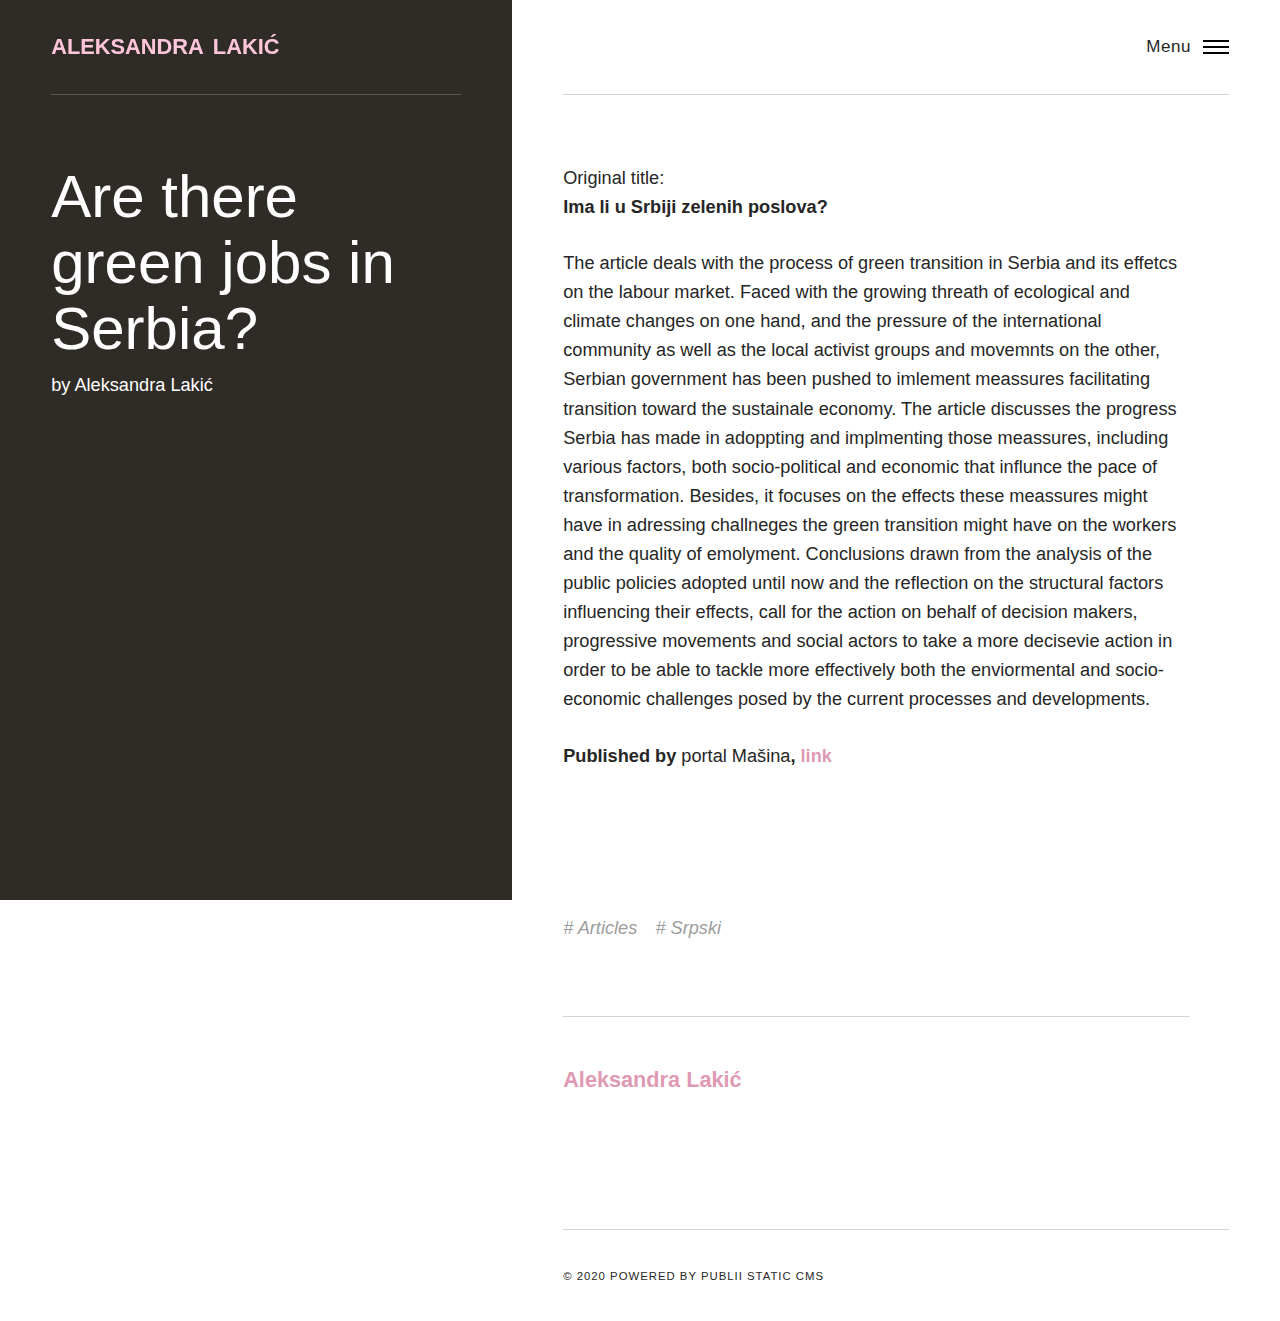
<file: green-jobs-in-serbia.html>
<!DOCTYPE html><html lang="en"><head><meta charset="utf-8"><meta http-equiv="X-UA-Compatible" content="IE=edge"><meta name="viewport" content="width=device-width,initial-scale=1"><title>Are there green jobs in Serbia? - Aleksandra</title><meta name="description" content="Rastuća ekološka i klimatska kriza nameću potrebu za transformacijom ekonomije//privrede u pravcu izmene dominantnih obrazaca proizvodnje dobara i usluga na način koji ne vodi destrukcije životne sredine."><meta name="generator" content="Publii Open-Source CMS for Static Site"><link rel="canonical" href="https://alekslakic.github.io/me/green-jobs-in-serbia.html"><link rel="alternate" type="application/atom+xml" href="https://alekslakic.github.io/me/feed.xml"><link rel="alternate" type="application/json" href="https://alekslakic.github.io/me/feed.json"><meta property="og:title" content="Are there green jobs in Serbia?"><meta property="og:site_name" content="Aleksandra"><meta property="og:description" content="Rastuća ekološka i klimatska kriza nameću potrebu za transformacijom ekonomije//privrede u pravcu izmene dominantnih obrazaca proizvodnje dobara i usluga na način koji ne vodi destrukcije životne sredine."><meta property="og:url" content="https://alekslakic.github.io/me/green-jobs-in-serbia.html"><meta property="og:type" content="article"><style>:root{--body-font:-apple-system,BlinkMacSystemFont,"Segoe UI",Roboto,Oxygen,Ubuntu,Cantarell,"Fira Sans","Droid Sans","Helvetica Neue",Arial,sans-serif,"Apple Color Emoji","Segoe UI Emoji","Segoe UI Symbol";--heading-font:var(--body-font);--logo-font:var(--body-font);--menu-font:var(--body-font)}</style><link rel="stylesheet" href="https://alekslakic.github.io/me/assets/css/style.css?v=4151d8c3ea32267c9edd113ba95432c8"><script type="application/ld+json">{"@context":"http://schema.org","@type":"Article","mainEntityOfPage":{"@type":"WebPage","@id":"https://alekslakic.github.io/me/green-jobs-in-serbia.html"},"headline":"Are there green jobs in Serbia?","datePublished":"2018-05-26T17:09","dateModified":"2022-11-08T21:24","description":"Rastuća ekološka i klimatska kriza nameću potrebu za transformacijom ekonomije//privrede u pravcu izmene dominantnih obrazaca proizvodnje dobara i usluga na način koji ne vodi destrukcije životne sredine.","author":{"@type":"Person","name":"Aleksandra Lakić","url":"https://alekslakic.github.io/me/authors/aleksandra-lakic/"},"publisher":{"@type":"Organization","name":"Aleksandra Lakić"}}</script></head><body><div class="container js-container"><nav class="menu"><ul class="navbar__menu"><li class="languages"><a href="https://alekslakic.github.io/sr/" target="_self">SR</a></li><li><a href="https://alekslakic.github.io/me/about-me.html" target="_self">About me</a></li><li><a href="https://alekslakic.github.io/me/tags/articles/" target="_self">Articles</a></li><li class="has-submenu"><a href="#" target="_self">Books and Publications</a><ul class="navbar__submenu"><li><a href="#" target="_self">Model of cooperative organizing according to the needs of independent workers</a></li><li><a href="#" target="_self">Second-class Workers: Forms of non-standard work in Serbia</a></li></ul></li><li><a href="#" target="_self">Talks and lectures</a></li><li><a href="#" target="_self">Contact me</a></li></ul></nav><div class="content"><header class="top"><div class="top__item"><a class="logo" href="https://alekslakic.github.io/me/">Aleksandra</a></div><div class="top__item top__item--right"><button class="menu-toggle js-menu-toggle" aria-label="Menu" aria-expanded="false"><span class="menu-toggle-box"><span class="menu-toggle-inner">Menu</span></span></button></div></header><main class="main"><article class="post"><div class="main__left"><figure class="hero"><img src="https://alekslakic.github.io/me/media/website/aleks4.jpeg" srcset="https://alekslakic.github.io/me/media/website/responsive/aleks4-xs.jpeg 300w, https://alekslakic.github.io/me/media/website/responsive/aleks4-sm.jpeg 480w, https://alekslakic.github.io/me/media/website/responsive/aleks4-md.jpeg 768w, https://alekslakic.github.io/me/media/website/responsive/aleks4-lg.jpeg 1024w, https://alekslakic.github.io/me/media/website/responsive/aleks4-xl.jpeg 1280w, https://alekslakic.github.io/me/media/website/responsive/aleks4-2xl.jpeg 1600w" sizes="(min-width: 61.3125em) 50vw, 100vw" loading="eager" width="1280" height="1280" alt=""></figure><header><h1>Are there green jobs in Serbia?</h1><p>by <a href="https://alekslakic.github.io/me/authors/aleksandra-lakic/" rel="author" title="Aleksandra Lakić">Aleksandra Lakić</a></p></header></div><div class="main__right"><div class="post__entry"><p>Original title:<br><strong>Ima li u Srbiji zelenih poslova?</strong></p><p>The article deals with the process of green transition in Serbia and its effetcs on the labour market. Faced with the growing threath of ecological and climate changes on one hand, and the pressure of the international community as well as the local activist groups and movemnts on the other, Serbian government has been pushed to imlement meassures facilitating transition toward the sustainale economy. The article discusses the progress Serbia has made in adoppting and implmenting those meassures, including various factors, both socio-political and economic that influnce the pace of transformation. Besides, it focuses on the effects these meassures might have in adressing challneges the green transition might have on the workers and the quality of emolyment. Conclusions drawn from the analysis of the public policies adopted until now and the reflection on the structural factors influencing their effects, call for the action on behalf of decision makers, progressive movements and social actors to take a more decisevie action in order to be able to tackle more effectively both the enviormental and socio-economic challenges posed by the current processes and developments. </p><p><strong>Published by</strong> portal Mašina<strong>, <a href="https://alekslakic.github.io/me/green-jobs-in-serbia.html" title="https://www.google.com/search?client=safari&amp;rls=en&amp;q=ma%C5%A1%C5%A1ina+ima+li+u+srbiji+zelenih+poslova&amp;ie=UTF-8&amp;oe=UTF-8">link</a></strong></p><h4 class="p1"> </h4><p class="p1"> </p><footer><div class="post__tag-share"><ul class="post__tag"><li><a href="https://alekslakic.github.io/me/tags/articles/">Articles</a></li><li><a href="https://alekslakic.github.io/me/tags/srpski/">Srpski</a></li></ul><div class="post__share"></div></div><div class="post__bio"><h3><a href="https://alekslakic.github.io/me/authors/aleksandra-lakic/" title="Aleksandra Lakić">Aleksandra Lakić</a></h3></div></footer></div></div></article></main><footer class="footer"><div class="footer__copyright">&copy; 2020 Powered by Publii Static CMS</div></footer></div></div><script defer="defer" src="https://alekslakic.github.io/me/assets/js/scripts.min.js?v=babd20e2a0a25821e63a0529c9feaae0"></script><script>var images = document.querySelectorAll('img[loading]');
   
           for (var i = 0; i < images.length; i++) {
               if (images[i].complete) {
                   images[i].classList.add('is-loaded');
               } else {
                   images[i].addEventListener('load', function () {
                       this.classList.add('is-loaded');
                   }, false);
               }
           }</script></body></html>
</file>
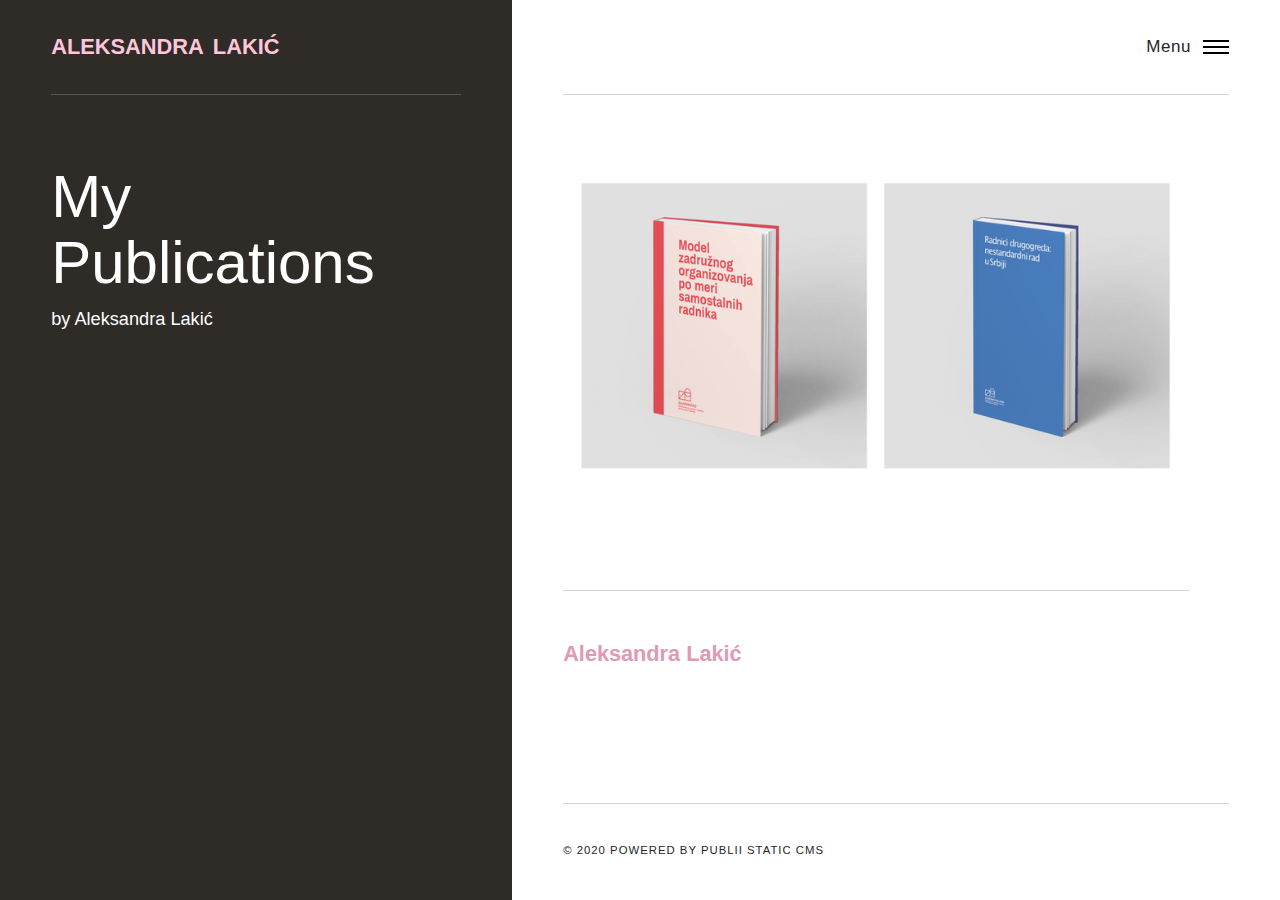
<file: my-publications.html>
<!DOCTYPE html><html lang="en"><head><meta charset="utf-8"><meta http-equiv="X-UA-Compatible" content="IE=edge"><meta name="viewport" content="width=device-width,initial-scale=1"><title>My Publications - Aleksandra</title><meta name="generator" content="Publii Open-Source CMS for Static Site"><link rel="canonical" href="https://alekslakic.github.io/me/my-publications.html"><link rel="alternate" type="application/atom+xml" href="https://alekslakic.github.io/me/feed.xml"><link rel="alternate" type="application/json" href="https://alekslakic.github.io/me/feed.json"><meta property="og:title" content="My Publications"><meta property="og:image" content="https://alekslakic.github.io/me/media/posts/2/2knjige.png"><meta property="og:site_name" content="Aleksandra"><meta property="og:description" content=""><meta property="og:url" content="https://alekslakic.github.io/me/my-publications.html"><meta property="og:type" content="article"><style>:root{--body-font:-apple-system,BlinkMacSystemFont,"Segoe UI",Roboto,Oxygen,Ubuntu,Cantarell,"Fira Sans","Droid Sans","Helvetica Neue",Arial,sans-serif,"Apple Color Emoji","Segoe UI Emoji","Segoe UI Symbol";--heading-font:var(--body-font);--logo-font:var(--body-font);--menu-font:var(--body-font)}</style><link rel="stylesheet" href="https://alekslakic.github.io/me/assets/css/style.css?v=4151d8c3ea32267c9edd113ba95432c8"><script type="application/ld+json">{"@context":"http://schema.org","@type":"Article","mainEntityOfPage":{"@type":"WebPage","@id":"https://alekslakic.github.io/me/my-publications.html"},"headline":"My Publications","datePublished":"2022-05-26T16:14","dateModified":"2022-05-26T17:38","image":{"@type":"ImageObject","url":"https://alekslakic.github.io/me/media/posts/2/2knjige.png","height":1679,"width":3258},"description":"","author":{"@type":"Person","name":"Aleksandra Lakić","url":"https://alekslakic.github.io/me/authors/aleksandra-lakic/"},"publisher":{"@type":"Organization","name":"Aleksandra Lakić"}}</script></head><body><div class="container js-container"><nav class="menu"><ul class="navbar__menu"><li class="languages"><a href="https://alekslakic.github.io/sr/" target="_self">SR</a></li><li><a href="https://alekslakic.github.io/me/about-me.html" target="_self">About me</a></li><li><a href="https://alekslakic.github.io/me/tags/articles/" target="_self">Articles</a></li><li class="has-submenu"><a href="#" target="_self">Books and Publications</a><ul class="navbar__submenu"><li><a href="#" target="_self">Model of cooperative organizing according to the needs of independent workers</a></li><li><a href="#" target="_self">Second-class Workers: Forms of non-standard work in Serbia</a></li></ul></li><li><a href="#" target="_self">Talks and lectures</a></li><li><a href="#" target="_self">Contact me</a></li></ul></nav><div class="content"><header class="top"><div class="top__item"><a class="logo" href="https://alekslakic.github.io/me/">Aleksandra</a></div><div class="top__item top__item--right"><button class="menu-toggle js-menu-toggle" aria-label="Menu" aria-expanded="false"><span class="menu-toggle-box"><span class="menu-toggle-inner">Menu</span></span></button></div></header><main class="main"><article class="post"><div class="main__left"><figure class="hero"><img src="https://alekslakic.github.io/me/media/posts/2/2knjige.png" srcset="https://alekslakic.github.io/me/media/posts/2/responsive/2knjige-xs.png 300w, https://alekslakic.github.io/me/media/posts/2/responsive/2knjige-sm.png 480w, https://alekslakic.github.io/me/media/posts/2/responsive/2knjige-md.png 768w, https://alekslakic.github.io/me/media/posts/2/responsive/2knjige-lg.png 1024w, https://alekslakic.github.io/me/media/posts/2/responsive/2knjige-xl.png 1280w, https://alekslakic.github.io/me/media/posts/2/responsive/2knjige-2xl.png 1600w" sizes="(min-width: 61.3125em) 50vw, 100vw" loading="eager" height="1679" width="3258" alt=""></figure><header><h1>My Publications</h1><p>by <a href="https://alekslakic.github.io/me/authors/aleksandra-lakic/" rel="author" title="Aleksandra Lakić">Aleksandra Lakić</a></p></header></div><div class="main__right"><div class="post__entry"><figure class="post__image"><img loading="lazy" src="https://alekslakic.github.io/me/media/posts/2/2knjige-2.png" sizes="(min-width: 61.3125em) 50vw, 100vw" srcset="https://alekslakic.github.io/me/media/posts/2/responsive/2knjige-2-xs.png 300w, https://alekslakic.github.io/me/media/posts/2/responsive/2knjige-2-sm.png 480w, https://alekslakic.github.io/me/media/posts/2/responsive/2knjige-2-md.png 768w" alt="" width="3258" height="1679"></figure><footer><div class="post__tag-share"><div class="post__share"></div></div><div class="post__bio"><h3><a href="https://alekslakic.github.io/me/authors/aleksandra-lakic/" title="Aleksandra Lakić">Aleksandra Lakić</a></h3></div></footer></div></div></article></main><footer class="footer"><div class="footer__copyright">&copy; 2020 Powered by Publii Static CMS</div></footer></div></div><script defer="defer" src="https://alekslakic.github.io/me/assets/js/scripts.min.js?v=babd20e2a0a25821e63a0529c9feaae0"></script><script>var images = document.querySelectorAll('img[loading]');
   
           for (var i = 0; i < images.length; i++) {
               if (images[i].complete) {
                   images[i].classList.add('is-loaded');
               } else {
                   images[i].addEventListener('load', function () {
                       this.classList.add('is-loaded');
                   }, false);
               }
           }</script></body></html>
</file>
